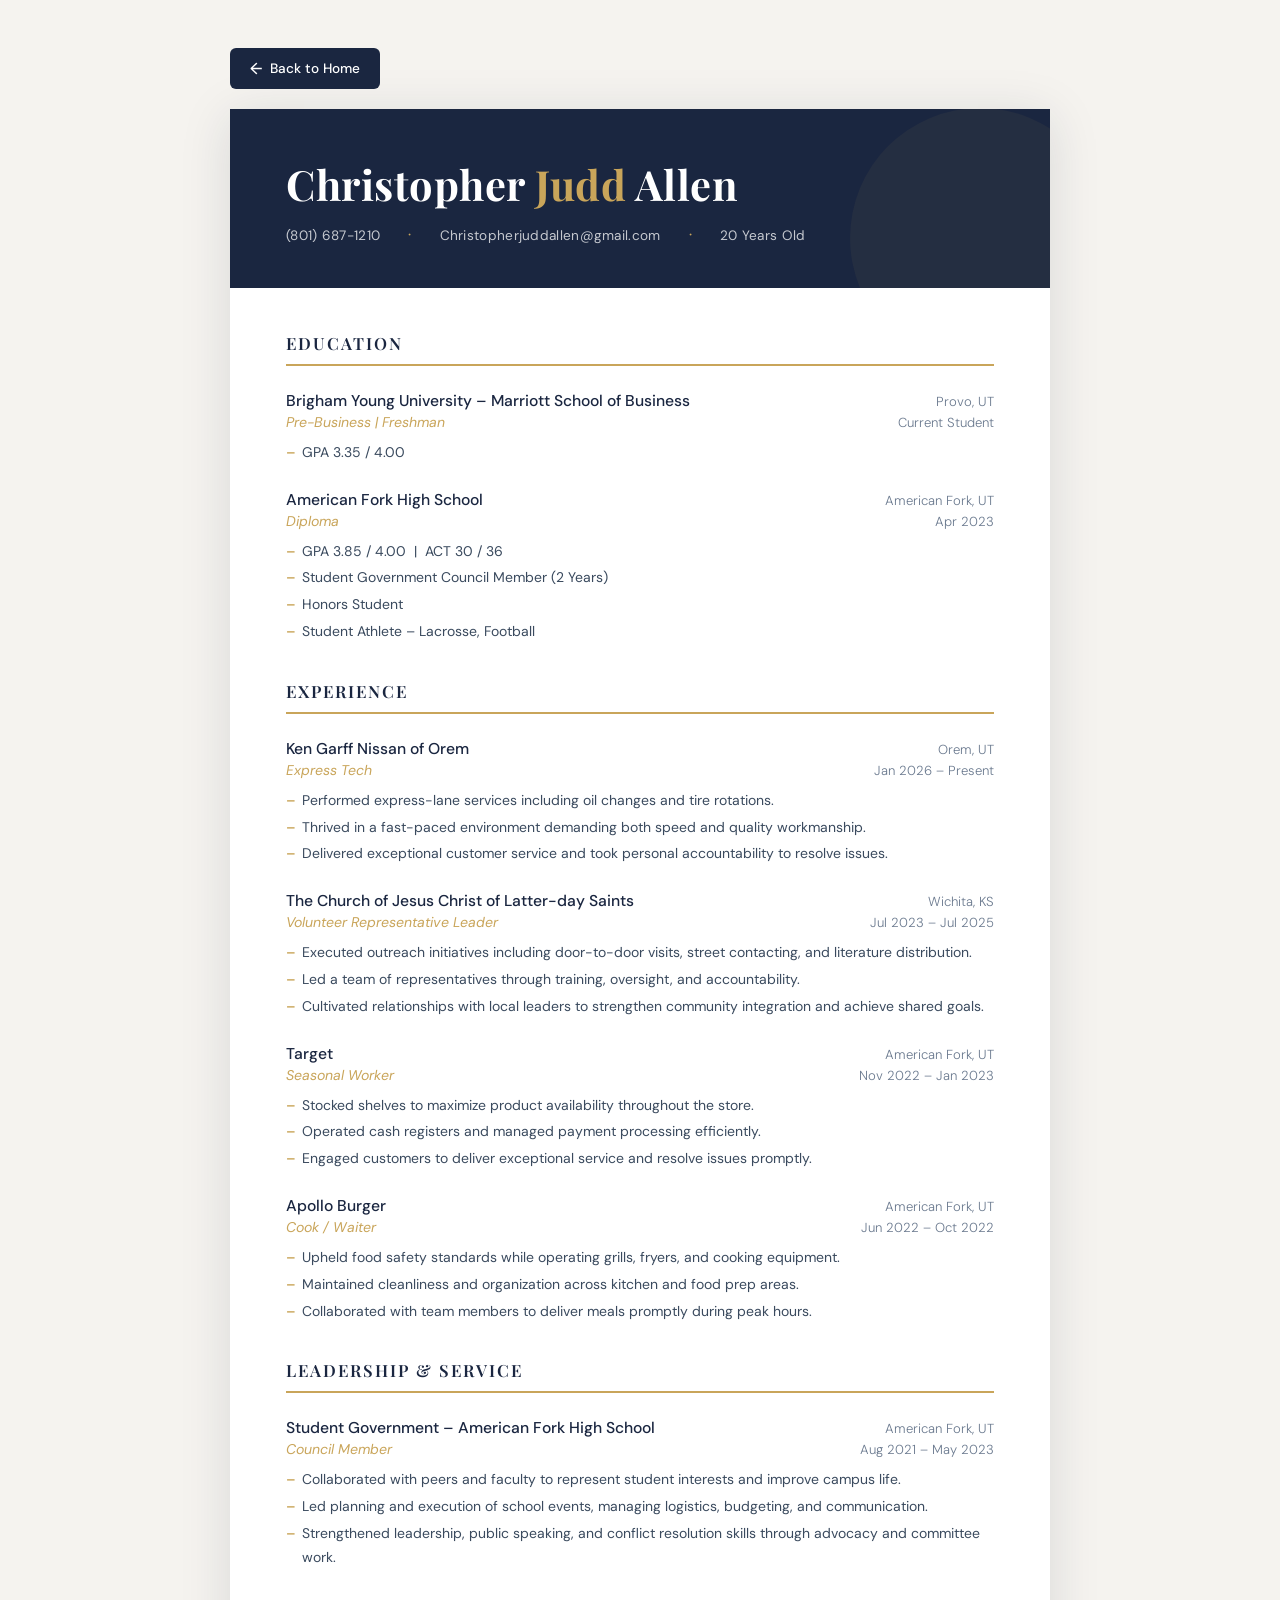
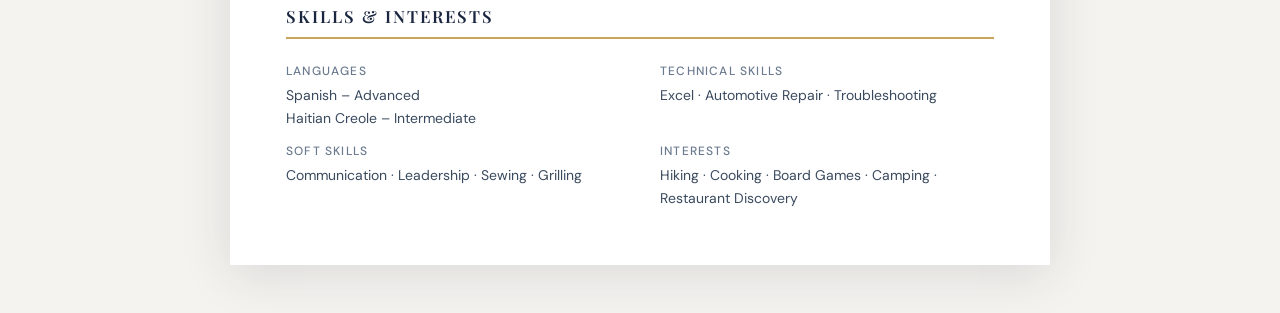
<file: Html/resume.html>
<!DOCTYPE html>
<html lang="en">
<head>
  <meta charset="UTF-8" />
  <meta name="viewport" content="width=device-width, initial-scale=1.0"/>
  <title>Christopher Judd Allen – Resume</title>
  <link href="https://fonts.googleapis.com/css2?family=Playfair+Display:wght@400;600;700&family=DM+Sans:wght@300;400;500&display=swap" rel="stylesheet"/>
  <link rel="stylesheet" href="../Styles/Resumestyles.css"/>
</head>
<body>

  <!-- BACK BUTTON — change index.html to whatever your main page is named -->
  <div style="max-width: 820px; margin: 0 auto;">
    <a href="../index.html" class="back-btn">Back to Home</a>
  </div>

  <div class="page">

    <!-- HEADER -->
    <header class="header">
      <h1>Christopher <span>Judd</span> Allen</h1>
      <div class="contact-bar">
        <span>(801) 687-1210</span>
        <span class="dot">·</span>
        <a href="mailto:Christopherjuddallen@gmail.com">Christopherjuddallen@gmail.com</a>
        <span class="dot">·</span>
        <span>20 Years Old</span>
      </div>
    </header>

    <!-- BODY -->
    <div class="body">

      <!-- EDUCATION -->
      <section class="section">
        <h2 class="section-title">Education</h2>

        <div class="entry">
          <div class="entry-header">
            <span class="entry-org">Brigham Young University – Marriott School of Business</span>
            <span class="entry-location">Provo, UT</span>
          </div>
          <div class="entry-sub">
            <span class="entry-role">Pre-Business | Freshman</span>
            <span class="entry-date">Current Student</span>
          </div>
          <ul>
            <li>GPA 3.35 / 4.00</li>
          </ul>
        </div>

        <div class="entry">
          <div class="entry-header">
            <span class="entry-org">American Fork High School</span>
            <span class="entry-location">American Fork, UT</span>
          </div>
          <div class="entry-sub">
            <span class="entry-role">Diploma</span>
            <span class="entry-date">Apr 2023</span>
          </div>
          <ul>
            <li>GPA 3.85 / 4.00 &nbsp;|&nbsp; ACT 30 / 36</li>
            <li>Student Government Council Member (2 Years)</li>
            <li>Honors Student</li>
            <li>Student Athlete – Lacrosse, Football</li>
          </ul>
        </div>
      </section>

      <!-- EXPERIENCE -->
      <section class="section">
        <h2 class="section-title">Experience</h2>

        <div class="entry">
          <div class="entry-header">
            <span class="entry-org">Ken Garff Nissan of Orem</span>
            <span class="entry-location">Orem, UT</span>
          </div>
          <div class="entry-sub">
            <span class="entry-role">Express Tech</span>
            <span class="entry-date">Jan 2026 – Present</span>
          </div>
          <ul>
            <li>Performed express-lane services including oil changes and tire rotations.</li>
            <li>Thrived in a fast-paced environment demanding both speed and quality workmanship.</li>
            <li>Delivered exceptional customer service and took personal accountability to resolve issues.</li>
          </ul>
        </div>

        <div class="entry">
          <div class="entry-header">
            <span class="entry-org">The Church of Jesus Christ of Latter-day Saints</span>
            <span class="entry-location">Wichita, KS</span>
          </div>
          <div class="entry-sub">
            <span class="entry-role">Volunteer Representative Leader</span>
            <span class="entry-date">Jul 2023 – Jul 2025</span>
          </div>
          <ul>
            <li>Executed outreach initiatives including door-to-door visits, street contacting, and literature distribution.</li>
            <li>Led a team of representatives through training, oversight, and accountability.</li>
            <li>Cultivated relationships with local leaders to strengthen community integration and achieve shared goals.</li>
          </ul>
        </div>

        <div class="entry">
          <div class="entry-header">
            <span class="entry-org">Target</span>
            <span class="entry-location">American Fork, UT</span>
          </div>
          <div class="entry-sub">
            <span class="entry-role">Seasonal Worker</span>
            <span class="entry-date">Nov 2022 – Jan 2023</span>
          </div>
          <ul>
            <li>Stocked shelves to maximize product availability throughout the store.</li>
            <li>Operated cash registers and managed payment processing efficiently.</li>
            <li>Engaged customers to deliver exceptional service and resolve issues promptly.</li>
          </ul>
        </div>

        <div class="entry">
          <div class="entry-header">
            <span class="entry-org">Apollo Burger</span>
            <span class="entry-location">American Fork, UT</span>
          </div>
          <div class="entry-sub">
            <span class="entry-role">Cook / Waiter</span>
            <span class="entry-date">Jun 2022 – Oct 2022</span>
          </div>
          <ul>
            <li>Upheld food safety standards while operating grills, fryers, and cooking equipment.</li>
            <li>Maintained cleanliness and organization across kitchen and food prep areas.</li>
            <li>Collaborated with team members to deliver meals promptly during peak hours.</li>
          </ul>
        </div>
      </section>

      <!-- LEADERSHIP -->
      <section class="section">
        <h2 class="section-title">Leadership &amp; Service</h2>

        <div class="entry">
          <div class="entry-header">
            <span class="entry-org">Student Government – American Fork High School</span>
            <span class="entry-location">American Fork, UT</span>
          </div>
          <div class="entry-sub">
            <span class="entry-role">Council Member</span>
            <span class="entry-date">Aug 2021 – May 2023</span>
          </div>
          <ul>
            <li>Collaborated with peers and faculty to represent student interests and improve campus life.</li>
            <li>Led planning and execution of school events, managing logistics, budgeting, and communication.</li>
            <li>Strengthened leadership, public speaking, and conflict resolution skills through advocacy and committee work.</li>
          </ul>
        </div>
      </section>

      <!-- SKILLS -->
      <section class="section">
        <h2 class="section-title">Skills &amp; Interests</h2>
        <div class="skills-grid">
          <div class="skill-group">
            <div class="skill-label">Languages</div>
            <div class="skill-value">Spanish – Advanced<br>Haitian Creole – Intermediate</div>
          </div>
          <div class="skill-group">
            <div class="skill-label">Technical Skills</div>
            <div class="skill-value">Excel · Automotive Repair · Troubleshooting</div>
          </div>
          <div class="skill-group">
            <div class="skill-label">Soft Skills</div>
            <div class="skill-value">Communication · Leadership · Sewing · Grilling</div>
          </div>
          <div class="skill-group">
            <div class="skill-label">Interests</div>
            <div class="skill-value">Hiking · Cooking · Board Games · Camping · Restaurant Discovery</div>
          </div>
        </div>
      </section>

    </div><!-- /body -->
  </div><!-- /page -->

</body>
</html>
</file>
<file: Styles/Resumestyles.css>
*, *::before, *::after { box-sizing: border-box; margin: 0; padding: 0; }

:root {
  --navy:   #1a2640;
  --slate:  #2e3d55;
  --gold:   #c9a55a;
  --light:  #f5f3ef;
  --muted:  #6b7a8f;
  --rule:   #d8d2c8;
  --white:  #ffffff;
}

body {
  font-family: 'DM Sans', sans-serif;
  background: var(--light);
  color: var(--navy);
  min-height: 100vh;
  padding: 48px 20px;
}

/* ── Back Button ── */
.back-btn {
  display: inline-flex;
  align-items: center;
  gap: 8px;
  margin-bottom: 20px;
  padding: 10px 20px;
  background: var(--navy);
  color: var(--white);
  font-family: 'DM Sans', sans-serif;
  font-size: .85rem;
  font-weight: 500;
  text-decoration: none;
  border-radius: 6px;
  transition: background 0.2s ease;
}
.back-btn:hover {
  background: var(--gold);
  color: var(--navy);
}
.back-btn::before {
  content: '←';
  font-size: 1rem;
}

/* ── Page Card ── */
.page {
  max-width: 820px;
  margin: 0 auto;
  background: var(--white);
  box-shadow: 0 8px 48px rgba(26,38,64,.13);
}

/* ── Header ── */
.header {
  background: var(--navy);
  padding: 52px 56px 44px;
  position: relative;
  overflow: hidden;
}
.header::after {
  content: '';
  position: absolute;
  bottom: 0; right: 0;
  width: 260px; height: 260px;
  background: var(--gold);
  opacity: .06;
  border-radius: 50%;
  transform: translate(60px, 80px);
}
.header h1 {
  font-family: 'Playfair Display', serif;
  font-size: 2.6rem;
  font-weight: 700;
  color: var(--white);
  letter-spacing: .5px;
  line-height: 1.1;
}
.header h1 span {
  color: var(--gold);
}
.contact-bar {
  margin-top: 20px;
  display: flex;
  flex-wrap: wrap;
  gap: 6px 28px;
}
.contact-bar a,
.contact-bar span {
  font-size: .85rem;
  font-weight: 400;
  color: rgba(255,255,255,.75);
  text-decoration: none;
  letter-spacing: .3px;
}
.contact-bar a:hover { color: var(--gold); }
.contact-bar .dot {
  color: var(--gold);
  font-size: 1rem;
  line-height: 1;
}

/* ── Body layout ── */
.body {
  padding: 44px 56px 56px;
}

/* ── Section ── */
.section { margin-bottom: 36px; }
.section:last-child { margin-bottom: 0; }

.section-title {
  font-family: 'Playfair Display', serif;
  font-size: 1.05rem;
  font-weight: 600;
  color: var(--navy);
  letter-spacing: 2px;
  text-transform: uppercase;
  padding-bottom: 10px;
  border-bottom: 2px solid var(--gold);
  margin-bottom: 24px;
}

/* ── Entry ── */
.entry { margin-bottom: 24px; }
.entry:last-child { margin-bottom: 0; }

.entry-header {
  display: flex;
  justify-content: space-between;
  align-items: baseline;
  flex-wrap: wrap;
  gap: 4px;
  margin-bottom: 2px;
}
.entry-org {
  font-size: .98rem;
  font-weight: 500;
  color: var(--navy);
}
.entry-location {
  font-size: .82rem;
  color: var(--muted);
  font-weight: 300;
}
.entry-sub {
  display: flex;
  justify-content: space-between;
  align-items: baseline;
  flex-wrap: wrap;
  gap: 4px;
  margin-bottom: 10px;
}
.entry-role {
  font-size: .88rem;
  font-style: italic;
  color: var(--gold);
  font-weight: 400;
}
.entry-date {
  font-size: .82rem;
  color: var(--muted);
  font-weight: 300;
}
.entry ul {
  list-style: none;
  padding: 0;
}
.entry ul li {
  font-size: .875rem;
  line-height: 1.7;
  color: #3a4a5e;
  padding-left: 16px;
  position: relative;
  margin-bottom: 3px;
}
.entry ul li::before {
  content: '–';
  position: absolute;
  left: 0;
  color: var(--gold);
  font-weight: 600;
}

/* ── Skills block ── */
.skills-grid {
  display: grid;
  grid-template-columns: 1fr 1fr;
  gap: 14px 40px;
}
.skill-label {
  font-size: .75rem;
  font-weight: 500;
  text-transform: uppercase;
  letter-spacing: 1.2px;
  color: var(--muted);
  margin-bottom: 5px;
}
.skill-value {
  font-size: .875rem;
  color: #3a4a5e;
  line-height: 1.6;
}

/* ── Print ── */
@media print {
  body { background: white; padding: 0; }
  .back-btn { display: none; }
  .page { box-shadow: none; }
}

/* ── Mobile ── */
@media (max-width: 600px) {
  .header { padding: 36px 28px 32px; }
  .body    { padding: 32px 28px 40px; }
  .header h1 { font-size: 2rem; }
  .skills-grid { grid-template-columns: 1fr; }
}
</file>
